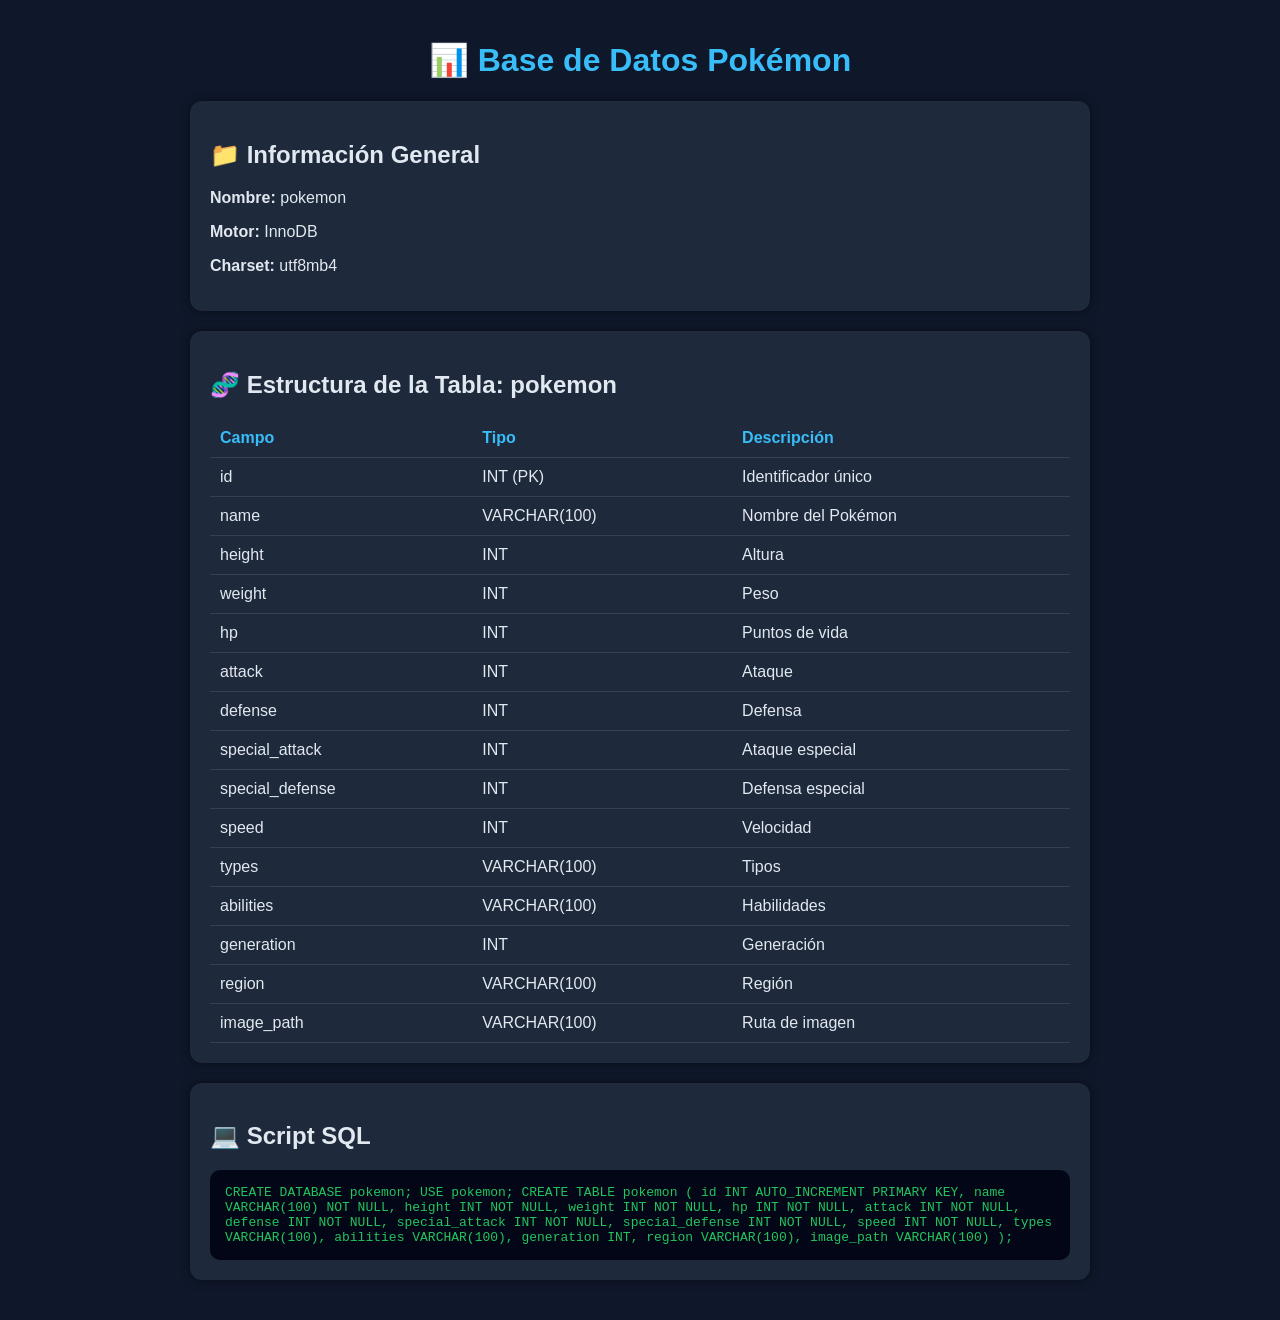
<file: Project_API_Pokemon/db_pokemon.html>
<!DOCTYPE html>
<html lang="es">
<head>
    <meta charset="UTF-8">
    <title>Base de Datos Pokémon</title>
    <style>
        body {
            font-family: Arial, sans-serif;
            background-color: #0f172a;
            color: #e2e8f0;
            margin: 0;
            padding: 20px;
        }

        h1 {
            text-align: center;
            color: #38bdf8;
        }

        .container {
            max-width: 900px;
            margin: auto;
        }

        .card {
            background: #1e293b;
            padding: 20px;
            border-radius: 12px;
            margin-bottom: 20px;
            box-shadow: 0 0 10px rgba(0,0,0,0.5);
        }

        table {
            width: 100%;
            border-collapse: collapse;
        }

        th, td {
            padding: 10px;
            border-bottom: 1px solid #334155;
            text-align: left;
        }

        th {
            color: #38bdf8;
        }

        .code {
            background: #020617;
            padding: 15px;
            border-radius: 10px;
            overflow-x: auto;
            font-family: monospace;
            color: #22c55e;
        }
    </style>
</head>
<body>

<div class="container">
    <h1>📊 Base de Datos Pokémon</h1>

    <div class="card">
        <h2>📁 Información General</h2>
        <p><strong>Nombre:</strong> pokemon</p>
        <p><strong>Motor:</strong> InnoDB</p>
        <p><strong>Charset:</strong> utf8mb4</p>
    </div>

    <div class="card">
        <h2>🧬 Estructura de la Tabla: pokemon</h2>
        <table>
            <tr>
                <th>Campo</th>
                <th>Tipo</th>
                <th>Descripción</th>
            </tr>
            <tr><td>id</td><td>INT (PK)</td><td>Identificador único</td></tr>
            <tr><td>name</td><td>VARCHAR(100)</td><td>Nombre del Pokémon</td></tr>
            <tr><td>height</td><td>INT</td><td>Altura</td></tr>
            <tr><td>weight</td><td>INT</td><td>Peso</td></tr>
            <tr><td>hp</td><td>INT</td><td>Puntos de vida</td></tr>
            <tr><td>attack</td><td>INT</td><td>Ataque</td></tr>
            <tr><td>defense</td><td>INT</td><td>Defensa</td></tr>
            <tr><td>special_attack</td><td>INT</td><td>Ataque especial</td></tr>
            <tr><td>special_defense</td><td>INT</td><td>Defensa especial</td></tr>
            <tr><td>speed</td><td>INT</td><td>Velocidad</td></tr>
            <tr><td>types</td><td>VARCHAR(100)</td><td>Tipos</td></tr>
            <tr><td>abilities</td><td>VARCHAR(100)</td><td>Habilidades</td></tr>
            <tr><td>generation</td><td>INT</td><td>Generación</td></tr>
            <tr><td>region</td><td>VARCHAR(100)</td><td>Región</td></tr>
            <tr><td>image_path</td><td>VARCHAR(100)</td><td>Ruta de imagen</td></tr>
        </table>
    </div>

    <div class="card">
        <h2>💻 Script SQL</h2>
        <div class="code">
CREATE DATABASE pokemon;
USE pokemon;

CREATE TABLE pokemon (
    id INT AUTO_INCREMENT PRIMARY KEY,
    name VARCHAR(100) NOT NULL,
    height INT NOT NULL,
    weight INT NOT NULL,
    hp INT NOT NULL,
    attack INT NOT NULL,
    defense INT NOT NULL,
    special_attack INT NOT NULL,
    special_defense INT NOT NULL,
    speed INT NOT NULL,
    types VARCHAR(100),
    abilities VARCHAR(100),
    generation INT,
    region VARCHAR(100),
    image_path VARCHAR(100)
);
        </div>
    </div>

</div>

</body>
</html>
</file>
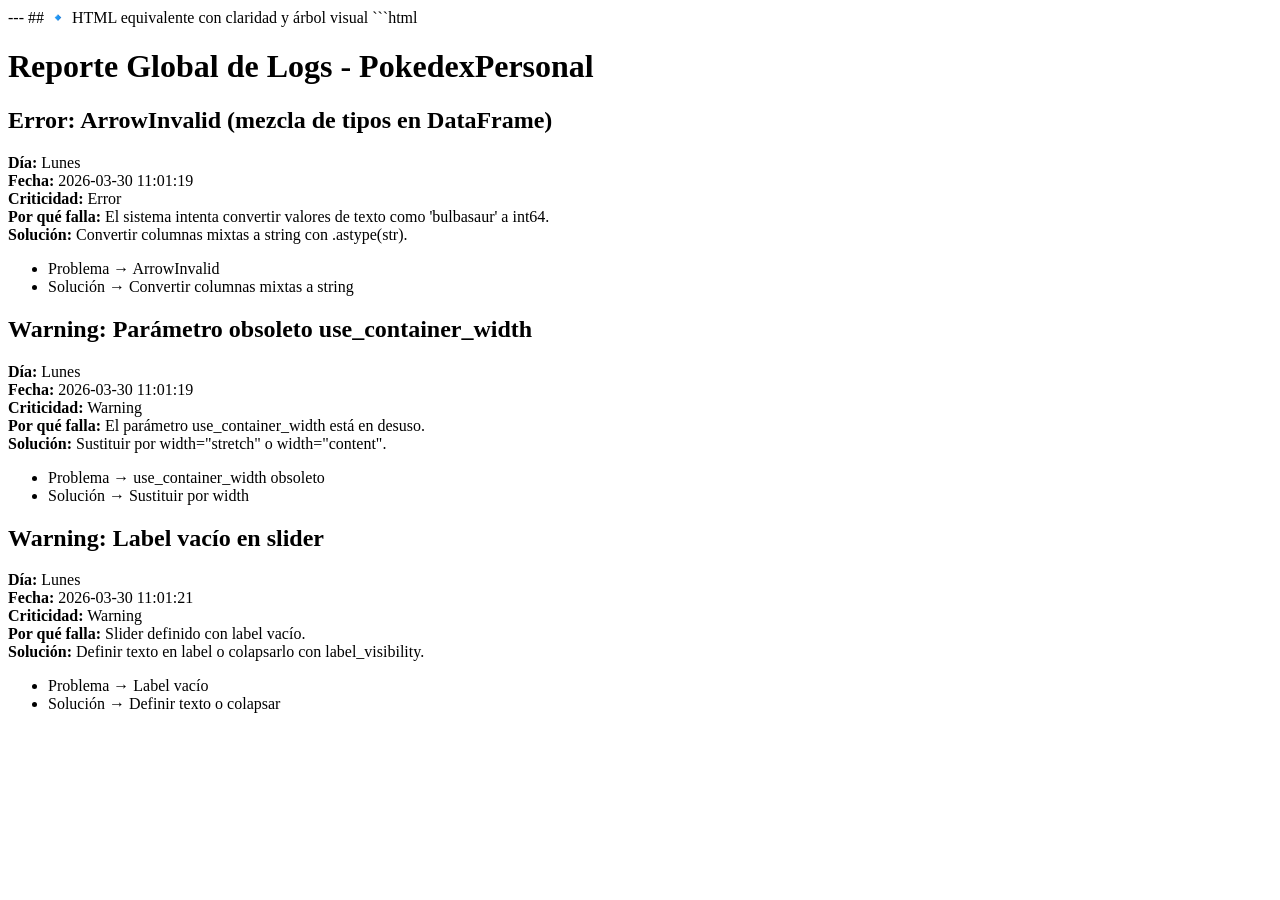
<file: ReportesLogs/procesar_reporte_arbol.html>
---

## 🔹 HTML equivalente con claridad y árbol visual

```html
<html>
<body>
<h1>Reporte Global de Logs - PokedexPersonal</h1>

<h2>Error: ArrowInvalid (mezcla de tipos en DataFrame)</h2>
<p><b>Día:</b> Lunes<br>
<b>Fecha:</b> 2026-03-30 11:01:19<br>
<b>Criticidad:</b> Error<br>
<b>Por qué falla:</b> El sistema intenta convertir valores de texto como 'bulbasaur' a int64.<br>
<b>Solución:</b> Convertir columnas mixtas a string con .astype(str).</p>
<ul>
  <li>Problema → ArrowInvalid</li>
  <li>Solución → Convertir columnas mixtas a string</li>
</ul>

<h2>Warning: Parámetro obsoleto use_container_width</h2>
<p><b>Día:</b> Lunes<br>
<b>Fecha:</b> 2026-03-30 11:01:19<br>
<b>Criticidad:</b> Warning<br>
<b>Por qué falla:</b> El parámetro use_container_width está en desuso.<br>
<b>Solución:</b> Sustituir por width="stretch" o width="content".</p>
<ul>
  <li>Problema → use_container_width obsoleto</li>
  <li>Solución → Sustituir por width</li>
</ul>

<h2>Warning: Label vacío en slider</h2>
<p><b>Día:</b> Lunes<br>
<b>Fecha:</b> 2026-03-30 11:01:21<br>
<b>Criticidad:</b> Warning<br>
<b>Por qué falla:</b> Slider definido con label vacío.<br>
<b>Solución:</b> Definir texto en label o colapsarlo con label_visibility.</p>
<ul>
  <li>Problema → Label vacío</li>
  <li>Solución → Definir texto o colapsar</li>
</ul>

</body>
</html>
</file>
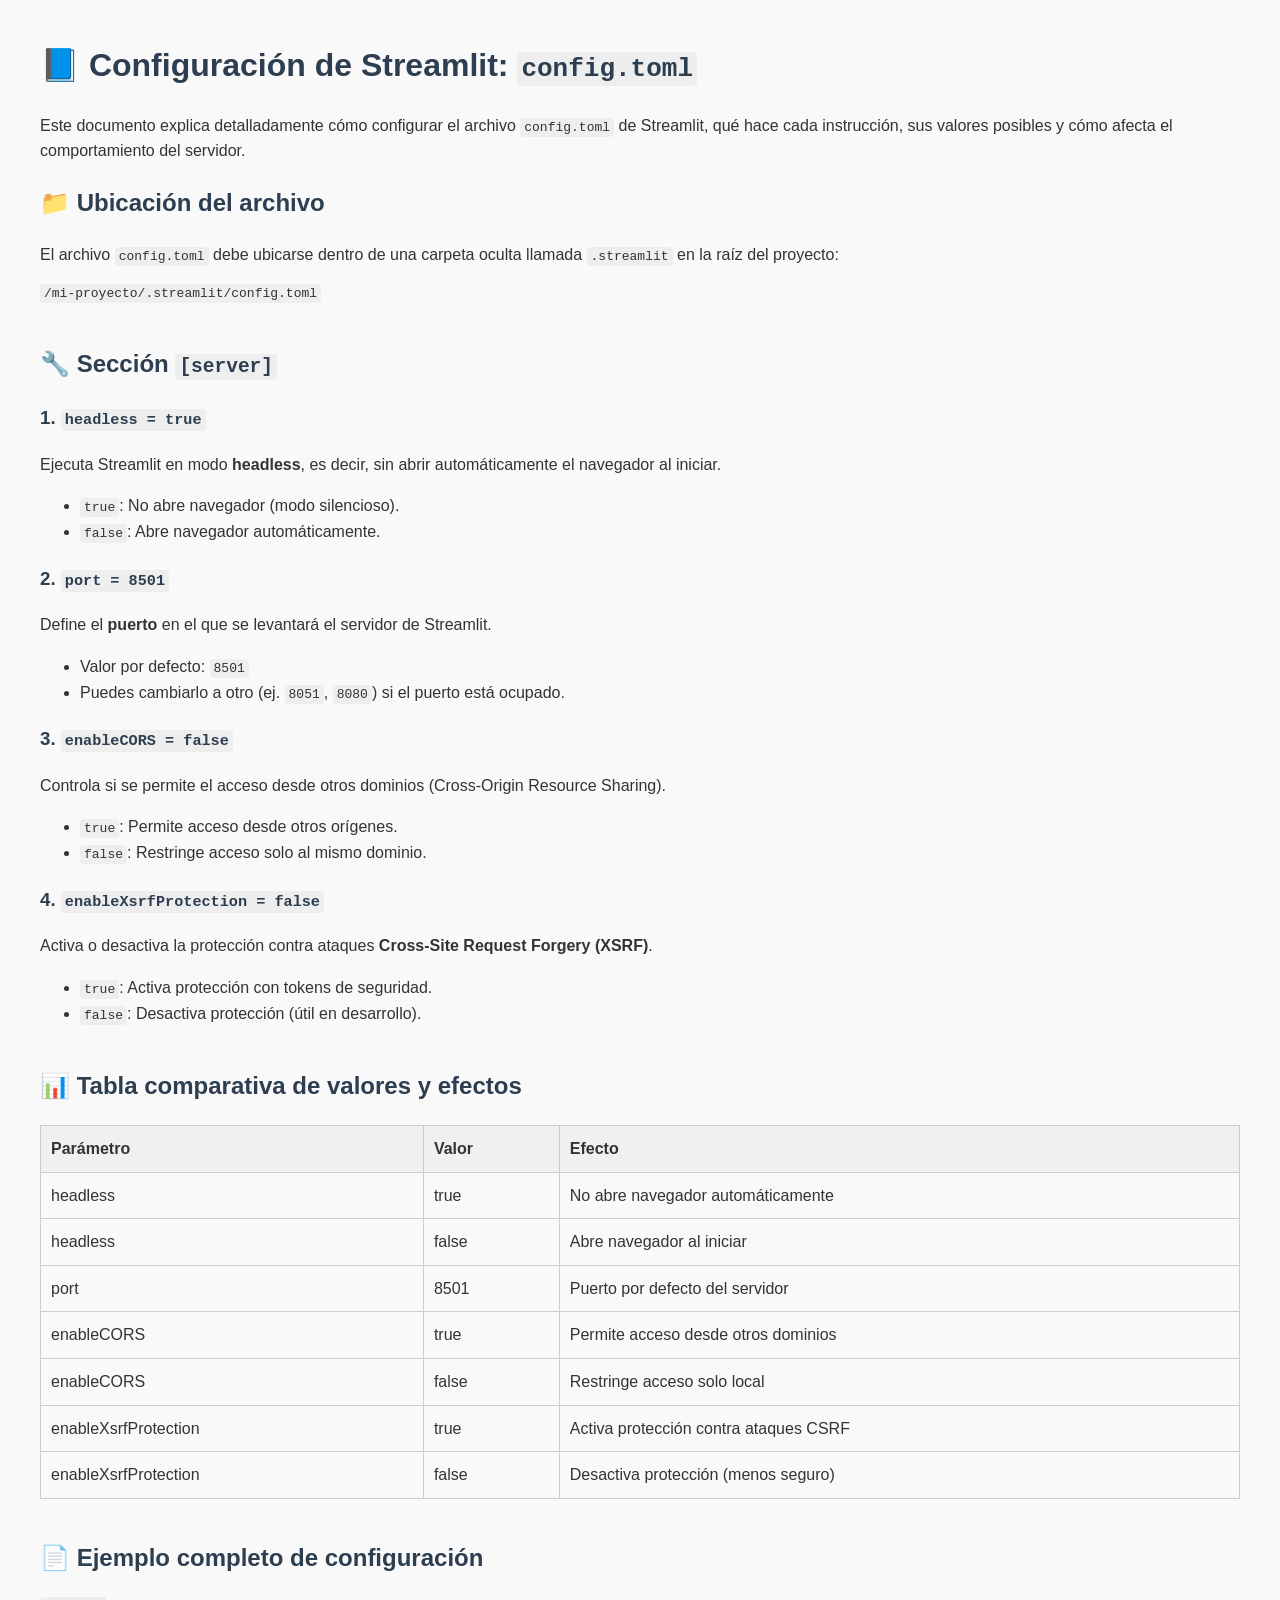
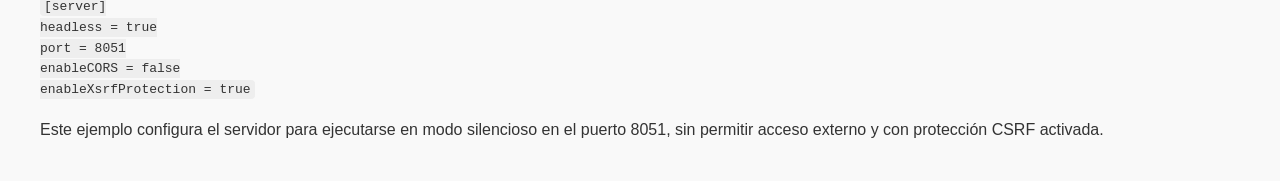
<file: Project_API_Pokemon/.streamlit/streamlit_config_reporte.html>
<!DOCTYPE html>
<html lang="es">
<head>
    <meta charset="UTF-8">
    <title>Configuración de Streamlit - config.toml</title>
    <style>
        body { font-family: Arial, sans-serif; margin: 40px; line-height: 1.6; background-color: #f9f9f9; color: #333; }
        h1, h2, h3 { color: #2c3e50; }
        code { background-color: #eee; padding: 2px 4px; border-radius: 4px; }
        table { border-collapse: collapse; width: 100%; margin-top: 20px; }
        th, td { border: 1px solid #ccc; padding: 10px; text-align: left; }
        th { background-color: #f0f0f0; }
        .section { margin-bottom: 40px; }
    </style>
</head>
<body>

<h1>📘 Configuración de Streamlit: <code>config.toml</code></h1>

<p>Este documento explica detalladamente cómo configurar el archivo <code>config.toml</code> de Streamlit, qué hace cada instrucción, sus valores posibles y cómo afecta el comportamiento del servidor.</p>

<div class="section">
    <h2>📁 Ubicación del archivo</h2>
    <p>El archivo <code>config.toml</code> debe ubicarse dentro de una carpeta oculta llamada <code>.streamlit</code> en la raíz del proyecto:</p>
    <pre><code>/mi-proyecto/.streamlit/config.toml</code></pre>
</div>

<div class="section">
    <h2>🔧 Sección <code>[server]</code></h2>

    <h3>1. <code>headless = true</code></h3>
    <p>Ejecuta Streamlit en modo <strong>headless</strong>, es decir, sin abrir automáticamente el navegador al iniciar.</p>
    <ul>
        <li><code>true</code>: No abre navegador (modo silencioso).</li>
        <li><code>false</code>: Abre navegador automáticamente.</li>
    </ul>

    <h3>2. <code>port = 8501</code></h3>
    <p>Define el <strong>puerto</strong> en el que se levantará el servidor de Streamlit.</p>
    <ul>
        <li>Valor por defecto: <code>8501</code></li>
        <li>Puedes cambiarlo a otro (ej. <code>8051</code>, <code>8080</code>) si el puerto está ocupado.</li>
    </ul>

    <h3>3. <code>enableCORS = false</code></h3>
    <p>Controla si se permite el acceso desde otros dominios (Cross-Origin Resource Sharing).</p>
    <ul>
        <li><code>true</code>: Permite acceso desde otros orígenes.</li>
        <li><code>false</code>: Restringe acceso solo al mismo dominio.</li>
    </ul>

    <h3>4. <code>enableXsrfProtection = false</code></h3>
    <p>Activa o desactiva la protección contra ataques <strong>Cross-Site Request Forgery (XSRF)</strong>.</p>
    <ul>
        <li><code>true</code>: Activa protección con tokens de seguridad.</li>
        <li><code>false</code>: Desactiva protección (útil en desarrollo).</li>
    </ul>
</div>

<div class="section">
    <h2>📊 Tabla comparativa de valores y efectos</h2>
    <table>
        <thead>
            <tr>
                <th>Parámetro</th>
                <th>Valor</th>
                <th>Efecto</th>
            </tr>
        </thead>
        <tbody>
            <tr><td>headless</td><td>true</td><td>No abre navegador automáticamente</td></tr>
            <tr><td>headless</td><td>false</td><td>Abre navegador al iniciar</td></tr>
            <tr><td>port</td><td>8501</td><td>Puerto por defecto del servidor</td></tr>
            <tr><td>enableCORS</td><td>true</td><td>Permite acceso desde otros dominios</td></tr>
            <tr><td>enableCORS</td><td>false</td><td>Restringe acceso solo local</td></tr>
            <tr><td>enableXsrfProtection</td><td>true</td><td>Activa protección contra ataques CSRF</td></tr>
            <tr><td>enableXsrfProtection</td><td>false</td><td>Desactiva protección (menos seguro)</td></tr>
        </tbody>
    </table>
</div>

<div class="section">
    <h2>📄 Ejemplo completo de configuración</h2>
    <pre><code>[server]
headless = true
port = 8051
enableCORS = false
enableXsrfProtection = true</code></pre>
    <p>Este ejemplo configura el servidor para ejecutarse en modo silencioso en el puerto 8051, sin permitir acceso externo y con protección CSRF activada.</p>
</div>

</body>
</html>
</file>
